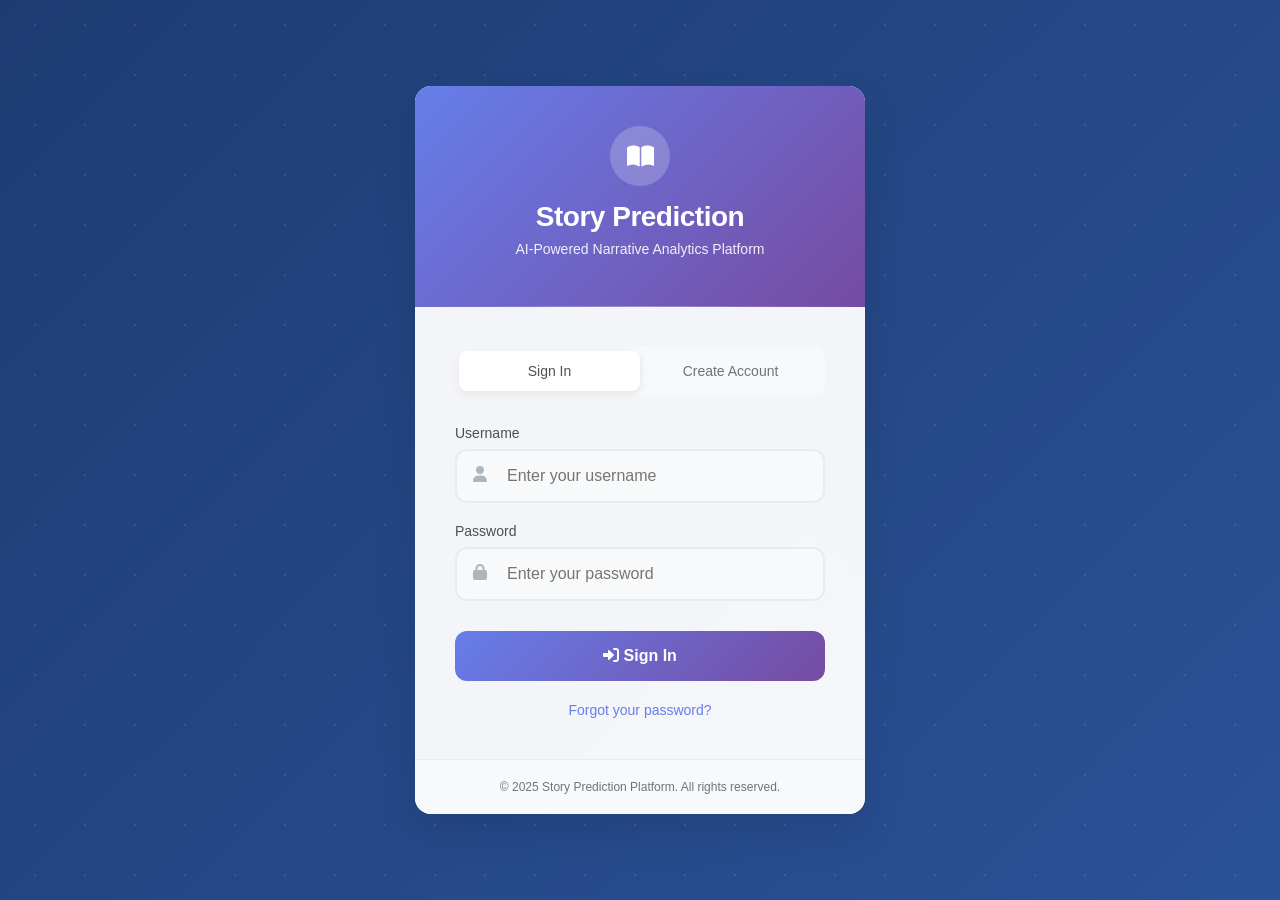
<file: animated_login_page.html>
<!DOCTYPE html>
<html lang="en">
<head>
    <meta charset="UTF-8">
    <meta name="viewport" content="width=device-width, initial-scale=1.0">
    <title>Story Prediction - Login Portal</title>
    <link href="https://cdnjs.cloudflare.com/ajax/libs/font-awesome/6.0.0/css/all.min.css" rel="stylesheet">
    <style>
        * {
            margin: 0;
            padding: 0;
            box-sizing: border-box;
        }

        body {
            font-family: 'Inter', -apple-system, BlinkMacSystemFont, 'Segoe UI', Roboto, sans-serif;
            background: linear-gradient(135deg, #1e3c72 0%, #2a5298 100%);
            min-height: 100vh;
            display: flex;
            align-items: center;
            justify-content: center;
            position: relative;
        }

        /* Subtle animated background */
        .background-animation {
            position: fixed;
            top: 0;
            left: 0;
            width: 100%;
            height: 100%;
            overflow: hidden;
            z-index: 1;
        }

        .background-animation::before {
            content: '';
            position: absolute;
            top: -50%;
            left: -50%;
            width: 200%;
            height: 200%;
            background: radial-gradient(circle, rgba(255,255,255,0.1) 1px, transparent 1px);
            background-size: 50px 50px;
            animation: backgroundMove 20s linear infinite;
        }

        @keyframes backgroundMove {
            0% { transform: translate(0, 0) rotate(0deg); }
            100% { transform: translate(50px, 50px) rotate(360deg); }
        }

        .login-container {
            background: rgba(255, 255, 255, 0.95);
            backdrop-filter: blur(20px);
            border-radius: 16px;
            padding: 0;
            width: 450px;
            box-shadow: 0 20px 40px rgba(0, 0, 0, 0.1);
            position: relative;
            z-index: 10;
            overflow: hidden;
            animation: slideInUp 0.8s ease-out;
        }

        @keyframes slideInUp {
            from {
                transform: translateY(50px);
                opacity: 0;
            }
            to {
                transform: translateY(0);
                opacity: 1;
            }
        }

        .header {
            background: linear-gradient(135deg, #667eea 0%, #764ba2 100%);
            padding: 40px 40px 30px;
            text-align: center;
            color: white;
            position: relative;
        }

        .header::after {
            content: '';
            position: absolute;
            bottom: 0;
            left: 0;
            width: 100%;
            height: 1px;
            background: linear-gradient(90deg, transparent, rgba(255,255,255,0.3), transparent);
        }

        .logo-container {
            margin-bottom: 20px;
        }

        .logo-icon {
            width: 60px;
            height: 60px;
            background: rgba(255, 255, 255, 0.2);
            border-radius: 50%;
            display: flex;
            align-items: center;
            justify-content: center;
            margin: 0 auto 15px;
            font-size: 24px;
            animation: pulse 2s infinite;
        }

        @keyframes pulse {
            0%, 100% { transform: scale(1); }
            50% { transform: scale(1.05); }
        }

        .header h1 {
            font-size: 28px;
            font-weight: 700;
            margin-bottom: 8px;
            letter-spacing: -0.5px;
        }

        .header p {
            font-size: 14px;
            opacity: 0.9;
            font-weight: 400;
        }

        .form-container {
            padding: 40px;
        }

        .form-toggle {
            display: flex;
            background: #f8f9fa;
            border-radius: 12px;
            padding: 4px;
            margin-bottom: 30px;
            position: relative;
        }

        .toggle-btn {
            flex: 1;
            padding: 12px 20px;
            text-align: center;
            border-radius: 8px;
            cursor: pointer;
            transition: all 0.3s ease;
            color: #6c757d;
            font-weight: 500;
            font-size: 14px;
            position: relative;
            z-index: 2;
        }

        .toggle-btn.active {
            color: #495057;
            background: white;
            box-shadow: 0 2px 8px rgba(0, 0, 0, 0.1);
        }

        .form {
            transition: all 0.5s ease;
        }

        .form.hidden {
            transform: translateX(-100%);
            opacity: 0;
            position: absolute;
            top: 0;
            left: 0;
            width: calc(100% - 80px);
        }

        .form-group {
            position: relative;
            margin-bottom: 20px;
        }

        .form-group label {
            display: block;
            margin-bottom: 8px;
            color: #495057;
            font-weight: 500;
            font-size: 14px;
        }

        .form-group input {
            width: 100%;
            padding: 16px 20px 16px 50px;
            border: 2px solid #e9ecef;
            border-radius: 12px;
            background: #f8f9fa;
            color: #495057;
            font-size: 16px;
            transition: all 0.3s ease;
            outline: none;
        }

        .form-group input:focus {
            border-color: #667eea;
            background: white;
            transform: translateY(-1px);
            box-shadow: 0 4px 12px rgba(102, 126, 234, 0.15);
        }

        .form-group i {
            position: absolute;
            left: 18px;
            top: 63%;
            transform: translateY(-50%);
            color: #adb5bd;
            font-size: 16px;
            transition: all 0.3s ease;
        }

        .form-group input:focus + i {
            color: #667eea;
        }

        .submit-btn {
            width: 100%;
            padding: 16px;
            background: linear-gradient(135deg, #667eea 0%, #764ba2 100%);
            border: none;
            border-radius: 12px;
            color: white;
            font-size: 16px;
            font-weight: 600;
            cursor: pointer;
            transition: all 0.3s ease;
            position: relative;
            overflow: hidden;
            margin-top: 10px;
        }

        .submit-btn:hover {
            transform: translateY(-2px);
            box-shadow: 0 8px 25px rgba(102, 126, 234, 0.3);
        }

        .submit-btn:active {
            transform: translateY(0);
        }

        .submit-btn::before {
            content: '';
            position: absolute;
            top: 0;
            left: -100%;
            width: 100%;
            height: 100%;
            background: linear-gradient(90deg, transparent, rgba(255, 255, 255, 0.2), transparent);
            transition: left 0.5s;
        }

        .submit-btn:hover::before {
            left: 100%;
        }

        .forgot-password {
            text-align: center;
            margin-top: 20px;
        }

        .forgot-password a {
            color: #667eea;
            text-decoration: none;
            font-size: 14px;
            font-weight: 500;
            transition: color 0.3s ease;
        }

        .forgot-password a:hover {
            color: #5a6fd8;
        }

        .footer {
            text-align: center;
            padding: 20px;
            border-top: 1px solid #e9ecef;
            background: #f8f9fa;
            color: #6c757d;
            font-size: 12px;
        }

        .input-animation {
            animation: fadeInUp 0.6s ease-out;
        }

        @keyframes fadeInUp {
            from {
                transform: translateY(20px);
                opacity: 0;
            }
            to {
                transform: translateY(0);
                opacity: 1;
            }
        }

        .notification {
            position: fixed;
            top: 20px;
            right: 20px;
            padding: 16px 24px;
            border-radius: 12px;
            color: white;
            font-weight: 500;
            z-index: 1000;
            animation: slideInRight 0.3s ease-out;
            box-shadow: 0 8px 25px rgba(0, 0, 0, 0.15);
        }

        .notification.success {
            background: #28a745;
        }

        .notification.error {
            background: #dc3545;
        }

        @keyframes slideInRight {
            from {
                transform: translateX(100%);
                opacity: 0;
            }
            to {
                transform: translateX(0);
                opacity: 1;
            }
        }

        /* Responsive design */
        @media (max-width: 480px) {
            .login-container {
                width: 95%;
                margin: 20px;
            }
            
            .header,
            .form-container {
                padding: 30px 25px;
            }
            
            .header h1 {
                font-size: 24px;
            }
        }
    </style>
</head>
<body>
    <div class="background-animation"></div>
    
    <div class="login-container">
        <div class="header">
            <div class="logo-container">
                <div class="logo-icon">
                    <i class="fas fa-book-open"></i>
                </div>
                <h1>Story Prediction</h1>
                <p>AI-Powered Narrative Analytics Platform</p>
            </div>
        </div>
        
        <div class="form-container">
            <div class="form-toggle">
                <div class="toggle-btn active" onclick="showLogin()">Sign In</div>
                <div class="toggle-btn" onclick="showSignup()">Create Account</div>
            </div>
            
            <div class="form-wrapper" style="position: relative;">
                <!-- Login Form -->
                <div class="form" id="loginForm">
                    <div class="form-group input-animation">
                        <label for="loginUsername">Username</label>
                        <input type="text" id="loginUsername" placeholder="Enter your username" required>
                        <i class="fas fa-user"></i>
                    </div>
                    <div class="form-group input-animation">
                        <label for="loginPassword">Password</label>
                        <input type="password" id="loginPassword" placeholder="Enter your password" required>
                        <i class="fas fa-lock"></i>
                    </div>
                    <button class="submit-btn" onclick="handleLogin()">
                        <i class="fas fa-sign-in-alt"></i> Sign In
                    </button>
                    <div class="forgot-password">
                        <a href="#">Forgot your password?</a>
                    </div>
                </div>
                
                <!-- Signup Form -->
                <div class="form hidden" id="signupForm">
                    <div class="form-group input-animation">
                        <label for="firstName">First Name</label>
                        <input type="text" id="firstName" placeholder="Enter your first name" required>
                        <i class="fas fa-user"></i>
                    </div>
                    <div class="form-group input-animation">
                        <label for="lastName">Last Name</label>
                        <input type="text" id="lastName" placeholder="Enter your last name" required>
                        <i class="fas fa-user"></i>
                    </div>
                    <div class="form-group input-animation">
                        <label for="email">Email Address</label>
                        <input type="email" id="email" placeholder="Enter your email" required>
                        <i class="fas fa-envelope"></i>
                    </div>
                    <div class="form-group input-animation">
                        <label for="dob">Date of Birth</label>
                        <input type="date" id="dob" required>
                        <i class="fas fa-calendar"></i>
                    </div>
                    <div class="form-group input-animation">
                        <label for="signupUsername">Username</label>
                        <input type="text" id="signupUsername" placeholder="Choose a username" required>
                        <i class="fas fa-user-plus"></i>
                    </div>
                    <div class="form-group input-animation">
                        <label for="signupPassword">Password</label>
                        <input type="password" id="signupPassword" placeholder="Create a password" required>
                        <i class="fas fa-lock"></i>
                    </div>
                    <button class="submit-btn" onclick="handleSignup()">
                        <i class="fas fa-user-plus"></i> Create Account
                    </button>
                </div>
            </div>
        </div>
        
        <div class="footer">
            © 2025 Story Prediction Platform. All rights reserved.
        </div>
    </div>

    <script>
        // Toggle between login and signup forms
        function showLogin() {
            const loginForm = document.getElementById('loginForm');
            const signupForm = document.getElementById('signupForm');
            const toggleBtns = document.querySelectorAll('.toggle-btn');
            
            loginForm.classList.remove('hidden');
            signupForm.classList.add('hidden');
            
            toggleBtns[0].classList.add('active');
            toggleBtns[1].classList.remove('active');
            
            setTimeout(() => animateInputs(loginForm), 100);
        }

        function showSignup() {
            const loginForm = document.getElementById('loginForm');
            const signupForm = document.getElementById('signupForm');
            const toggleBtns = document.querySelectorAll('.toggle-btn');
            
            loginForm.classList.add('hidden');
            signupForm.classList.remove('hidden');
            
            toggleBtns[0].classList.remove('active');
            toggleBtns[1].classList.add('active');
            
            setTimeout(() => animateInputs(signupForm), 100);
        }

        // Animate form inputs
        function animateInputs(form) {
            const inputs = form.querySelectorAll('.form-group');
            inputs.forEach((input, index) => {
                input.style.animation = 'none';
                setTimeout(() => {
                    input.style.animation = `fadeInUp 0.6s ease-out ${index * 0.1}s both`;
                }, 10);
            });
        }

        // Handle form submissions
        function handleLogin() {
            const username = document.getElementById('loginUsername').value;
            const password = document.getElementById('loginPassword').value;
            
            if (username && password) {
                showNotification('Welcome back to Story Prediction!', 'success');
                // Here you would typically send the data to your server
                console.log('Login:', { username, password });
                
                // Simulate redirect after successful login
                setTimeout(() => {
                    showNotification('Redirecting to dashboard...', 'success');
                }, 1500);
            } else {
                showNotification('Please fill in all required fields', 'error');
            }
        }

        function handleSignup() {
            const formData = {
                firstName: document.getElementById('firstName').value,
                lastName: document.getElementById('lastName').value,
                email: document.getElementById('email').value,
                dob: document.getElementById('dob').value,
                username: document.getElementById('signupUsername').value,
                password: document.getElementById('signupPassword').value
            };
            
            if (Object.values(formData).every(value => value)) {
                showNotification('Account created successfully!', 'success');
                // Here you would typically send the data to your server
                console.log('Signup:', formData);
                
                // Switch to login form after successful signup
                setTimeout(() => {
                    showLogin();
                    showNotification('Please sign in with your new account', 'success');
                }, 2000);
            } else {
                showNotification('Please fill in all required fields', 'error');
            }
        }

        // Show notification
        function showNotification(message, type) {
            const notification = document.createElement('div');
            notification.className = `notification ${type}`;
            notification.innerHTML = `
                <i class="fas fa-${type === 'success' ? 'check-circle' : 'exclamation-circle'}"></i>
                ${message}
            `;
            document.body.appendChild(notification);
            
            setTimeout(() => {
                notification.style.animation = 'slideInRight 0.3s ease-out reverse';
                setTimeout(() => notification.remove(), 300);
            }, 3000);
        }

        // Initialize
        document.addEventListener('DOMContentLoaded', () => {
            animateInputs(document.getElementById('loginForm'));
        });
    </script>
</body>
</html>
</file>
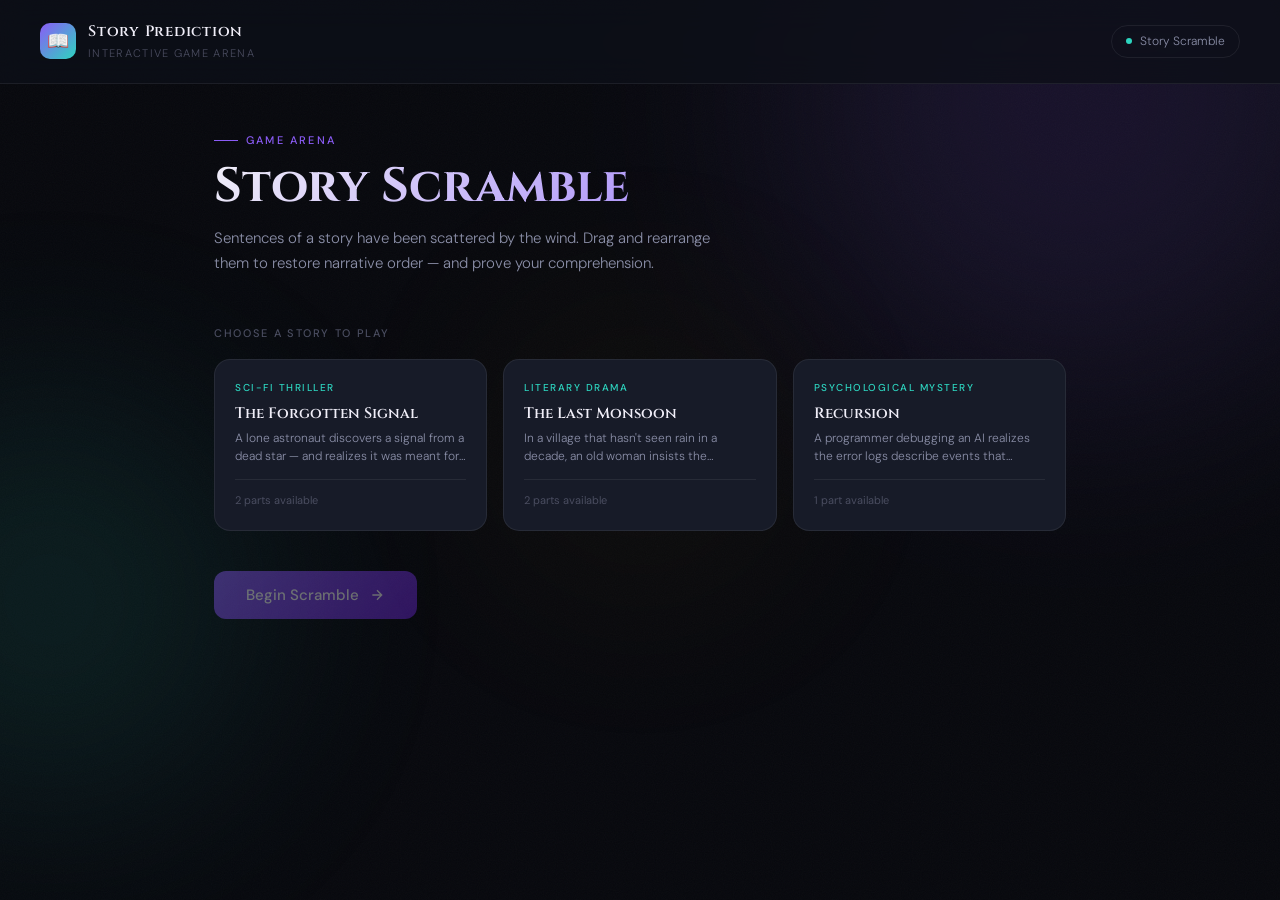
<file: story_scramble.html>
<!DOCTYPE html>
<html lang="en">
<head>
<meta charset="UTF-8">
<meta name="viewport" content="width=device-width, initial-scale=1.0">
<title>Story Scramble — Story Prediction</title>
<link href="https://fonts.googleapis.com/css2?family=Cinzel:wght@400;600;700&family=DM+Sans:ital,wght@0,300;0,400;0,500;1,300&display=swap" rel="stylesheet">
<style>
  *, *::before, *::after { box-sizing: border-box; margin: 0; padding: 0; }

  :root {
    --bg-void: #07080d;
    --bg-deep: #0d0f18;
    --bg-surface: #12151f;
    --bg-card: #171b28;
    --bg-raised: #1e2335;
    --border-dim: rgba(255,255,255,0.07);
    --border-glow: rgba(139,92,246,0.35);
    --border-gold: rgba(234,179,8,0.4);
    --text-primary: #f0eef8;
    --text-secondary: #8b8fa8;
    --text-muted: #4a4d60;
    --accent-violet: #8b5cf6;
    --accent-violet-bright: #a78bfa;
    --accent-gold: #eab308;
    --accent-gold-dim: #854d0e;
    --accent-teal: #2dd4bf;
    --success: #22c55e;
    --danger: #ef4444;
    --score-gradient: linear-gradient(135deg, #8b5cf6, #2dd4bf);
    --drag-active: rgba(139,92,246,0.18);
    --drag-over: rgba(139,92,246,0.30);
    --correct-pair: rgba(34,197,94,0.15);
    --wrong-pair: rgba(239,68,68,0.10);
  }

  html, body {
    height: 100%;
    background: var(--bg-void);
    color: var(--text-primary);
    font-family: 'DM Sans', sans-serif;
    font-size: 15px;
    line-height: 1.6;
    overflow-x: hidden;
  }

  /* ─── NOISE OVERLAY ─── */
  body::before {
    content: '';
    position: fixed; inset: 0;
    background-image: url("data:image/svg+xml,%3Csvg viewBox='0 0 256 256' xmlns='http://www.w3.org/2000/svg'%3E%3Cfilter id='n'%3E%3CfeTurbulence type='fractalNoise' baseFrequency='0.9' numOctaves='4' stitchTiles='stitch'/%3E%3C/filter%3E%3Crect width='100%25' height='100%25' filter='url(%23n)' opacity='0.03'/%3E%3C/svg%3E");
    background-size: 256px;
    pointer-events: none;
    z-index: 0;
  }

  /* ─── AMBIENT GLOWS ─── */
  .ambient {
    position: fixed; pointer-events: none; z-index: 0; border-radius: 50%;
    filter: blur(120px); opacity: 0.12;
  }
  .ambient-1 { width: 600px; height: 600px; background: #8b5cf6; top: -200px; right: -100px; }
  .ambient-2 { width: 400px; height: 400px; background: #2dd4bf; bottom: 100px; left: -150px; }
  .ambient-3 { width: 300px; height: 300px; background: #eab308; top: 50%; left: 50%; transform: translate(-50%,-50%); opacity: 0.05; }

  /* ─── MAIN LAYOUT ─── */
  .wrapper {
    position: relative; z-index: 1;
    min-height: 100vh;
    display: flex; flex-direction: column;
  }

  /* ─── HEADER ─── */
  header {
    display: flex; align-items: center; justify-content: space-between;
    padding: 20px 40px;
    border-bottom: 1px solid var(--border-dim);
    background: rgba(13,15,24,0.8);
    backdrop-filter: blur(16px);
    position: sticky; top: 0; z-index: 100;
  }
  .logo {
    display: flex; align-items: center; gap: 12px;
  }
  .logo-icon {
    width: 36px; height: 36px;
    background: linear-gradient(135deg, #8b5cf6, #2dd4bf);
    border-radius: 10px;
    display: flex; align-items: center; justify-content: center;
    font-size: 18px;
  }
  .logo-text {
    font-family: 'Cinzel', serif;
    font-size: 15px; font-weight: 600;
    letter-spacing: 0.05em;
    color: var(--text-primary);
  }
  .logo-sub {
    font-size: 11px; color: var(--text-muted);
    font-weight: 300; letter-spacing: 0.12em; text-transform: uppercase;
    margin-top: 1px;
  }
  .header-badge {
    display: flex; align-items: center; gap: 8px;
    padding: 6px 14px;
    border: 1px solid var(--border-dim);
    border-radius: 20px;
    font-size: 12px; color: var(--text-secondary);
    font-weight: 300;
  }
  .badge-dot {
    width: 6px; height: 6px; border-radius: 50%;
    background: var(--accent-teal);
    animation: pulse-dot 2s infinite;
  }
  @keyframes pulse-dot {
    0%,100% { opacity: 1; transform: scale(1); }
    50% { opacity: 0.5; transform: scale(0.8); }
  }

  /* ─── MAIN CONTENT ─── */
  main {
    flex: 1;
    max-width: 900px;
    width: 100%;
    margin: 0 auto;
    padding: 48px 24px 80px;
  }

  /* ─── PHASE: SELECTION ─── */
  #phase-select { animation: fadeUp 0.5s ease both; }
  #phase-game { display: none; animation: fadeUp 0.5s ease both; }
  #phase-result { display: none; animation: fadeUp 0.5s ease both; }

  @keyframes fadeUp {
    from { opacity: 0; transform: translateY(20px); }
    to { opacity: 1; transform: translateY(0); }
  }

  .page-eyebrow {
    font-size: 11px; letter-spacing: 0.2em; text-transform: uppercase;
    color: var(--accent-violet); font-weight: 500;
    margin-bottom: 12px;
    display: flex; align-items: center; gap: 8px;
  }
  .page-eyebrow::before {
    content: '';
    width: 24px; height: 1px; background: var(--accent-violet);
  }

  .page-title {
    font-family: 'Cinzel', serif;
    font-size: clamp(28px, 5vw, 48px);
    font-weight: 700; line-height: 1.1;
    margin-bottom: 12px;
    background: linear-gradient(135deg, #f0eef8 0%, #a78bfa 60%, #2dd4bf 100%);
    -webkit-background-clip: text; -webkit-text-fill-color: transparent;
    background-clip: text;
  }

  .page-desc {
    font-size: 15px; color: var(--text-secondary); font-weight: 300;
    max-width: 520px; margin-bottom: 48px; line-height: 1.7;
  }

  /* ─── STORY CARDS GRID ─── */
  .section-label {
    font-size: 11px; letter-spacing: 0.15em; text-transform: uppercase;
    color: var(--text-muted); font-weight: 500; margin-bottom: 16px;
  }

  .stories-grid {
    display: grid;
    grid-template-columns: repeat(auto-fill, minmax(260px, 1fr));
    gap: 16px;
    margin-bottom: 40px;
  }

  .story-card {
    background: var(--bg-card);
    border: 1px solid var(--border-dim);
    border-radius: 16px;
    padding: 20px;
    cursor: pointer;
    transition: all 0.25s ease;
    position: relative; overflow: hidden;
  }
  .story-card::before {
    content: '';
    position: absolute; inset: 0;
    background: linear-gradient(135deg, rgba(139,92,246,0.06) 0%, transparent 60%);
    opacity: 0; transition: opacity 0.25s;
  }
  .story-card:hover { border-color: var(--border-glow); transform: translateY(-2px); }
  .story-card:hover::before { opacity: 1; }
  .story-card.selected {
    border-color: var(--accent-violet);
    background: rgba(139,92,246,0.1);
    box-shadow: 0 0 0 1px var(--accent-violet), inset 0 0 30px rgba(139,92,246,0.08);
  }
  .story-card.selected::before { opacity: 1; }

  .card-genre {
    font-size: 10px; letter-spacing: 0.15em; text-transform: uppercase;
    color: var(--accent-teal); font-weight: 500; margin-bottom: 8px;
  }
  .card-title {
    font-family: 'Cinzel', serif; font-size: 15px; font-weight: 600;
    color: var(--text-primary); margin-bottom: 6px; line-height: 1.3;
  }
  .card-preview {
    font-size: 12px; color: var(--text-secondary); font-weight: 300;
    line-height: 1.5; display: -webkit-box; -webkit-line-clamp: 2;
    -webkit-box-orient: vertical; overflow: hidden;
  }
  .card-parts {
    margin-top: 14px; padding-top: 12px;
    border-top: 1px solid var(--border-dim);
    font-size: 11px; color: var(--text-muted);
  }
  .card-check {
    position: absolute; top: 14px; right: 14px;
    width: 22px; height: 22px; border-radius: 50%;
    background: var(--accent-violet);
    display: none; align-items: center; justify-content: center;
    font-size: 12px; color: white;
  }
  .story-card.selected .card-check { display: flex; }

  /* ─── PART SELECTOR ─── */
  .part-selector-wrap { margin-bottom: 36px; }
  .parts-row {
    display: flex; flex-wrap: wrap; gap: 10px;
    margin-top: 12px;
  }
  .part-btn {
    padding: 8px 18px;
    border: 1px solid var(--border-dim);
    border-radius: 24px;
    background: var(--bg-card);
    color: var(--text-secondary);
    font-family: 'DM Sans', sans-serif; font-size: 13px;
    cursor: pointer; transition: all 0.2s;
  }
  .part-btn:hover { border-color: var(--border-glow); color: var(--text-primary); }
  .part-btn.active {
    background: rgba(139,92,246,0.15);
    border-color: var(--accent-violet);
    color: var(--accent-violet-bright);
  }

  /* ─── CTA BUTTON ─── */
  .btn-play {
    display: inline-flex; align-items: center; gap: 10px;
    padding: 14px 32px;
    background: linear-gradient(135deg, #8b5cf6, #6d28d9);
    border: none; border-radius: 12px;
    font-family: 'DM Sans', sans-serif; font-size: 15px; font-weight: 500;
    color: white; cursor: pointer;
    transition: all 0.25s; position: relative; overflow: hidden;
  }
  .btn-play::after {
    content: '';
    position: absolute; inset: 0;
    background: linear-gradient(135deg, rgba(255,255,255,0.1), transparent);
    opacity: 0; transition: opacity 0.2s;
  }
  .btn-play:hover { transform: translateY(-2px); box-shadow: 0 8px 32px rgba(139,92,246,0.4); }
  .btn-play:hover::after { opacity: 1; }
  .btn-play:active { transform: translateY(0); }
  .btn-play:disabled { opacity: 0.4; cursor: not-allowed; transform: none; box-shadow: none; }

  .btn-secondary {
    display: inline-flex; align-items: center; gap: 8px;
    padding: 12px 24px;
    background: transparent;
    border: 1px solid var(--border-dim); border-radius: 10px;
    font-family: 'DM Sans', sans-serif; font-size: 14px;
    color: var(--text-secondary); cursor: pointer; transition: all 0.2s;
  }
  .btn-secondary:hover { border-color: rgba(255,255,255,0.2); color: var(--text-primary); }

  /* ─── GAME PHASE ─── */
  .game-header {
    display: flex; align-items: flex-start; justify-content: space-between;
    margin-bottom: 32px; gap: 20px;
  }
  .game-info { flex: 1; }
  .game-story-title {
    font-family: 'Cinzel', serif; font-size: 20px; font-weight: 600;
    color: var(--text-primary); margin-bottom: 4px;
  }
  .game-part-label { font-size: 13px; color: var(--text-secondary); }

  .score-display {
    background: var(--bg-card);
    border: 1px solid var(--border-dim);
    border-radius: 14px; padding: 14px 24px;
    text-align: center; min-width: 120px;
  }
  .score-num {
    font-family: 'Cinzel', serif; font-size: 28px; font-weight: 700;
    background: var(--score-gradient);
    -webkit-background-clip: text; -webkit-text-fill-color: transparent;
    background-clip: text; line-height: 1;
  }
  .score-label { font-size: 11px; color: var(--text-muted); text-transform: uppercase; letter-spacing: 0.1em; margin-top: 4px; }

  /* ─── INSTRUCTION BAR ─── */
  .instruction {
    background: rgba(139,92,246,0.08);
    border: 1px solid rgba(139,92,246,0.2);
    border-radius: 10px; padding: 12px 16px;
    font-size: 13px; color: var(--text-secondary);
    margin-bottom: 24px; display: flex; align-items: center; gap: 10px;
  }
  .instruction svg { flex-shrink: 0; color: var(--accent-violet); }

  /* ─── SENTENCE TILES ─── */
  .arena {
    background: var(--bg-surface);
    border: 1px solid var(--border-dim);
    border-radius: 20px;
    padding: 24px; min-height: 400px;
    position: relative;
  }
  .arena-inner {
    display: flex; flex-direction: column; gap: 10px;
  }

  .tile {
    background: var(--bg-card);
    border: 1px solid var(--border-dim);
    border-radius: 12px;
    padding: 14px 16px;
    cursor: grab;
    display: flex; align-items: flex-start; gap: 14px;
    transition: all 0.2s ease;
    user-select: none;
    position: relative;
  }
  .tile:active { cursor: grabbing; }
  .tile:hover { border-color: rgba(139,92,246,0.25); background: var(--bg-raised); }
  .tile.dragging {
    opacity: 0.35; border: 1px dashed rgba(139,92,246,0.4);
    transform: scale(0.99);
  }
  .tile.drag-over {
    border-color: var(--accent-violet);
    background: var(--drag-over);
    transform: scale(1.01);
  }
  .tile.correct-pair {
    border-color: rgba(34,197,94,0.4);
    background: var(--correct-pair);
  }
  .tile.wrong-pair {
    border-color: rgba(239,68,68,0.3);
    background: var(--wrong-pair);
  }

  .tile-handle {
    display: flex; flex-direction: column; gap: 3px;
    padding-top: 3px; opacity: 0.3; flex-shrink: 0;
    transition: opacity 0.2s;
  }
  .tile:hover .tile-handle { opacity: 0.7; }
  .tile-handle span {
    display: block; width: 16px; height: 2px;
    background: var(--text-secondary); border-radius: 2px;
  }

  .tile-num {
    width: 26px; height: 26px; flex-shrink: 0;
    border: 1px solid var(--border-dim); border-radius: 8px;
    background: var(--bg-raised);
    font-size: 12px; font-weight: 500; color: var(--text-muted);
    display: flex; align-items: center; justify-content: center;
    margin-top: 1px;
  }

  .tile-text {
    font-size: 14px; line-height: 1.65; color: var(--text-primary); font-weight: 300;
    flex: 1;
  }

  /* ─── GAME CONTROLS ─── */
  .game-actions {
    display: flex; align-items: center; gap: 12px; margin-top: 24px;
    flex-wrap: wrap;
  }

  .timer-pill {
    display: flex; align-items: center; gap: 8px;
    padding: 8px 16px; border-radius: 20px;
    background: var(--bg-card); border: 1px solid var(--border-dim);
    font-size: 13px; color: var(--text-secondary); margin-left: auto;
  }
  .timer-num { font-family: 'Cinzel', serif; font-size: 15px; color: var(--text-primary); font-weight: 600; }
  .timer-pill.urgent { border-color: rgba(239,68,68,0.4); }
  .timer-pill.urgent .timer-num { color: var(--danger); }

  /* ─── RESULT PHASE ─── */
  .result-hero {
    text-align: center; padding: 48px 24px 32px;
  }
  .result-icon {
    width: 80px; height: 80px; border-radius: 50%; margin: 0 auto 20px;
    display: flex; align-items: center; justify-content: center;
    font-size: 36px;
  }
  .result-icon.win { background: rgba(34,197,94,0.15); border: 2px solid rgba(34,197,94,0.4); }
  .result-icon.mid { background: rgba(234,179,8,0.12); border: 2px solid rgba(234,179,8,0.35); }
  .result-icon.low { background: rgba(139,92,246,0.12); border: 2px solid rgba(139,92,246,0.3); }

  .result-title {
    font-family: 'Cinzel', serif; font-size: 32px; font-weight: 700;
    margin-bottom: 8px;
  }
  .result-sub { font-size: 15px; color: var(--text-secondary); margin-bottom: 32px; }

  .stats-row {
    display: flex; justify-content: center; gap: 20px;
    flex-wrap: wrap; margin-bottom: 40px;
  }
  .stat-card {
    background: var(--bg-card); border: 1px solid var(--border-dim);
    border-radius: 14px; padding: 20px 28px; text-align: center; min-width: 120px;
  }
  .stat-val {
    font-family: 'Cinzel', serif; font-size: 30px; font-weight: 700;
    line-height: 1; margin-bottom: 6px;
  }
  .stat-lbl { font-size: 11px; color: var(--text-muted); text-transform: uppercase; letter-spacing: 0.12em; }

  .result-sequence {
    background: var(--bg-surface); border: 1px solid var(--border-dim);
    border-radius: 16px; padding: 24px; margin-bottom: 32px; text-align: left;
  }
  .seq-label {
    font-size: 11px; color: var(--text-muted); text-transform: uppercase;
    letter-spacing: 0.15em; margin-bottom: 16px;
  }
  .seq-item {
    display: flex; align-items: flex-start; gap: 14px;
    padding: 10px 0;
    border-bottom: 1px solid var(--border-dim);
  }
  .seq-item:last-child { border-bottom: none; }
  .seq-badge {
    flex-shrink: 0; width: 28px; height: 28px; border-radius: 8px;
    display: flex; align-items: center; justify-content: center;
    font-size: 12px; font-weight: 600; margin-top: 1px;
  }
  .seq-badge.correct { background: rgba(34,197,94,0.15); color: #22c55e; border: 1px solid rgba(34,197,94,0.3); }
  .seq-badge.wrong { background: rgba(239,68,68,0.1); color: var(--danger); border: 1px solid rgba(239,68,68,0.25); }
  .seq-text { font-size: 13px; color: var(--text-secondary); line-height: 1.55; }

  /* ─── DIVIDER ─── */
  .divider {
    height: 1px; background: linear-gradient(to right, transparent, var(--border-dim), transparent);
    margin: 40px 0;
  }

  /* ─── LOADING STATE ─── */
  .loading-tile {
    height: 58px; border-radius: 12px;
    background: linear-gradient(90deg, var(--bg-card) 25%, var(--bg-raised) 50%, var(--bg-card) 75%);
    background-size: 200% 100%;
    animation: shimmer 1.5s infinite;
  }
  @keyframes shimmer {
    from { background-position: 200% 0; }
    to { background-position: -200% 0; }
  }

  /* ─── RESPONSIVE ─── */
  @media (max-width: 600px) {
    header { padding: 16px 20px; }
    main { padding: 32px 16px 60px; }
    .game-header { flex-direction: column; }
    .stats-row { gap: 12px; }
  }
</style>
</head>
<body>

<div class="ambient ambient-1"></div>
<div class="ambient ambient-2"></div>
<div class="ambient ambient-3"></div>

<div class="wrapper">

  <!-- HEADER -->
  <header>
    <div class="logo">
      <div class="logo-icon">📖</div>
      <div>
        <div class="logo-text">Story Prediction</div>
        <div class="logo-sub">Interactive Game Arena</div>
      </div>
    </div>
    <div class="header-badge">
      <div class="badge-dot"></div>
      Story Scramble
    </div>
  </header>

  <main>

    <!-- ══════════════════════════════
         PHASE 1 — STORY SELECTION
    ══════════════════════════════ -->
    <div id="phase-select">
      <div class="page-eyebrow">Game Arena</div>
      <h1 class="page-title">Story Scramble</h1>
      <p class="page-desc">
        Sentences of a story have been scattered by the wind. Drag and rearrange them to restore narrative order — and prove your comprehension.
      </p>

      <div class="section-label">Choose a story to play</div>
      <div class="stories-grid" id="stories-grid">
        <!-- injected by JS -->
      </div>

      <div class="part-selector-wrap" id="part-selector-wrap" style="display:none;">
        <div class="section-label">Select a part</div>
        <div class="parts-row" id="parts-row"></div>
      </div>

      <button class="btn-play" id="btn-start" disabled onclick="startGame()">
        <span>Begin Scramble</span>
        <svg width="16" height="16" viewBox="0 0 24 24" fill="none" stroke="currentColor" stroke-width="2"><path d="M5 12h14M12 5l7 7-7 7"/></svg>
      </button>
    </div>

    <!-- ══════════════════════════════
         PHASE 2 — GAME
    ══════════════════════════════ -->
    <div id="phase-game">
      <div class="game-header">
        <div class="game-info">
          <div class="page-eyebrow" style="margin-bottom:6px;">Story Scramble</div>
          <div class="game-story-title" id="game-story-title">—</div>
          <div class="game-part-label" id="game-part-label">Part 1</div>
        </div>
        <div class="score-display">
          <div class="score-num" id="live-score">0</div>
          <div class="score-label">Points</div>
        </div>
      </div>

      <div class="instruction">
        <svg width="16" height="16" viewBox="0 0 24 24" fill="none" stroke="currentColor" stroke-width="2">
          <circle cx="12" cy="12" r="10"/><path d="M12 16v-4M12 8h.01"/>
        </svg>
        Drag the tiles into the correct narrative order. Score is based on correct adjacent pairs.
      </div>

      <div class="arena">
        <div class="arena-inner" id="tile-container"></div>
      </div>

      <div class="game-actions">
        <button class="btn-secondary" onclick="confirmReset()">
          <svg width="14" height="14" viewBox="0 0 24 24" fill="none" stroke="currentColor" stroke-width="2"><path d="M1 4v6h6M23 20v-6h-6"/><path d="M20.49 9A9 9 0 0 0 5.64 5.64L1 10m22 4-4.64 4.36A9 9 0 0 1 3.51 15"/></svg>
          Shuffle Again
        </button>
        <button class="btn-play" onclick="submitAnswer()">
          <span>Submit Order</span>
          <svg width="14" height="14" viewBox="0 0 24 24" fill="none" stroke="currentColor" stroke-width="2"><polyline points="20 6 9 17 4 12"/></svg>
        </button>
        <div class="timer-pill" id="timer-pill">
          ⏱ <span class="timer-num" id="timer-display">3:00</span>
        </div>
      </div>
    </div>

    <!-- ══════════════════════════════
         PHASE 3 — RESULT
    ══════════════════════════════ -->
    <div id="phase-result">
      <div class="result-hero">
        <div class="result-icon" id="result-icon">🏆</div>
        <div class="result-title" id="result-title">Excellent!</div>
        <div class="result-sub" id="result-sub">You have a strong sense of narrative flow.</div>
      </div>

      <div class="stats-row">
        <div class="stat-card">
          <div class="stat-val" id="res-score" style="background:var(--score-gradient);-webkit-background-clip:text;-webkit-text-fill-color:transparent;background-clip:text;">0</div>
          <div class="stat-lbl">Score</div>
        </div>
        <div class="stat-card">
          <div class="stat-val" id="res-pairs" style="color:var(--success);">0</div>
          <div class="stat-lbl">Correct Pairs</div>
        </div>
        <div class="stat-card">
          <div class="stat-val" id="res-time" style="color:var(--accent-teal);">—</div>
          <div class="stat-lbl">Time Left</div>
        </div>
        <div class="stat-card">
          <div class="stat-val" id="res-accuracy" style="color:var(--accent-gold);">0%</div>
          <div class="stat-lbl">Accuracy</div>
        </div>
      </div>

      <div class="result-sequence" id="result-sequence">
        <div class="seq-label">Your arrangement vs. correct order</div>
        <div id="seq-list"></div>
      </div>

      <div style="display:flex;gap:12px;flex-wrap:wrap;justify-content:center;">
        <button class="btn-play" onclick="playAgain()">
          <svg width="14" height="14" viewBox="0 0 24 24" fill="none" stroke="currentColor" stroke-width="2"><path d="M1 4v6h6M23 20v-6h-6"/><path d="M20.49 9A9 9 0 0 0 5.64 5.64L1 10m22 4-4.64 4.36A9 9 0 0 1 3.51 15"/></svg>
          Play Again
        </button>
        <button class="btn-secondary" onclick="goToSelect()">
          <svg width="14" height="14" viewBox="0 0 24 24" fill="none" stroke="currentColor" stroke-width="2"><polyline points="15 18 9 12 15 6"/></svg>
          Choose Another
        </button>
      </div>
    </div>

  </main>
</div>

<script>
/* ══════════════════════════════════════════════
   MOCK DATA — Replace with your Django API calls
   e.g. fetch('/api/stories/') and fetch('/api/story-parts/?story_id=X')
══════════════════════════════════════════════ */
const MOCK_STORIES = [
  {
    id: 1, title: "The Forgotten Signal", genre: "Sci-Fi Thriller",
    preview: "A lone astronaut discovers a signal from a dead star — and realizes it was meant for her.",
    parts: [
      {
        id: 101, label: "Part 1 — Arrival",
        sentences: [
          "Commander Noa adjusted her helmet and stepped out of the airlock into the silent dark.",
          "The signal had been repeating for forty-seven hours before mission control decided she needed to investigate.",
          "She floated toward the source, a faint amber pulse originating from a derelict relay station.",
          "Inside the station, the walls were coated with a thin crystalline residue she had never seen before.",
          "Her scanner beeped twice — then fell completely silent, as if afraid to measure what lay ahead."
        ]
      },
      {
        id: 102, label: "Part 2 — Discovery",
        sentences: [
          "The message was encoded in a language that predated the station's own construction by two hundred years.",
          "Noa's fingers trembled as she traced the symbols etched into the central console.",
          "She had trained for anomalies, but nothing in the manual covered a warning addressed to her by name.",
          "The final line of the message read: 'Do not transmit. They are already listening.'",
          "She looked out the viewport, and for the first time in three years, felt entirely alone."
        ]
      }
    ]
  },
  {
    id: 2, title: "The Last Monsoon", genre: "Literary Drama",
    preview: "In a village that hasn't seen rain in a decade, an old woman insists the monsoon will return.",
    parts: [
      {
        id: 201, label: "Part 1 — The Village",
        sentences: [
          "Every morning, Lakshmi climbed the same cracked hill and looked east toward the horizon.",
          "The younger villagers had long since stopped waiting; they hauled water from a tanker twice a week.",
          "But Lakshmi remembered the smell of wet earth from forty years ago, and that memory held her firm.",
          "She had planted twelve marigold seeds in the dry soil — a quiet act of defiance against the dust.",
          "On the thirteenth morning, she noticed a single green thread pushing up through the cracked ground."
        ]
      },
      {
        id: 202, label: "Part 2 — The Storm",
        sentences: [
          "By noon, the clouds that gathered were darker than anything the valley had seen in living memory.",
          "Children ran inside while elders stood in doorways, unsure whether to fear or celebrate.",
          "Lakshmi remained on the hill, arms wide, face tilted upward toward the first cold drop.",
          "The rain came hard and fast, turning the dust roads into rivers of red mud within minutes.",
          "That evening, the tanker driver called to say he was cancelling next week's delivery — he had heard the news."
        ]
      }
    ]
  },
  {
    id: 3, title: "Recursion", genre: "Psychological Mystery",
    preview: "A programmer debugging an AI realizes the error logs describe events that haven't happened yet.",
    parts: [
      {
        id: 301, label: "Part 1 — The Log File",
        sentences: [
          "Arjun opened the error log at 2 AM, expecting the usual stack traces and null pointer exceptions.",
          "Instead, the first entry described a conversation he had not yet had — word for word, timestamped tomorrow.",
          "He refreshed the log and the entry was gone, replaced by a single line: 'Do not search for this.'",
          "His first instinct was to close the terminal; his second was to open a new one and start digging.",
          "By morning, he had found forty-seven entries, each describing future events with unsettling precision."
        ]
      }
    ]
  }
];

/* ══════════════════════════════════════════════
   STATE
══════════════════════════════════════════════ */
let selectedStory = null;
let selectedPart = null;
let currentSentences = [];   // correct order
let currentOrder = [];       // user's shuffled order
let timerInterval = null;
let timeLeft = 180;
let gameStartTime = null;

/* ══════════════════════════════════════════════
   INIT — populate stories
══════════════════════════════════════════════ */
function initStories() {
  const grid = document.getElementById('stories-grid');
  grid.innerHTML = '';
  MOCK_STORIES.forEach(story => {
    const card = document.createElement('div');
    card.className = 'story-card';
    card.dataset.id = story.id;
    card.innerHTML = `
      <div class="card-genre">${story.genre}</div>
      <div class="card-title">${story.title}</div>
      <div class="card-preview">${story.preview}</div>
      <div class="card-parts">${story.parts.length} part${story.parts.length>1?'s':''} available</div>
      <div class="card-check">✓</div>
    `;
    card.onclick = () => selectStory(story);
    grid.appendChild(card);
  });
}

function selectStory(story) {
  selectedStory = story;
  selectedPart = null;
  document.querySelectorAll('.story-card').forEach(c => c.classList.remove('selected'));
  document.querySelector(`.story-card[data-id="${story.id}"]`).classList.add('selected');

  const wrap = document.getElementById('part-selector-wrap');
  const row = document.getElementById('parts-row');
  row.innerHTML = '';
  story.parts.forEach((part, i) => {
    const btn = document.createElement('button');
    btn.className = 'part-btn';
    btn.textContent = part.label;
    btn.onclick = () => selectPart(part, btn);
    if (story.parts.length === 1) {
      btn.classList.add('active');
      selectPart(part, btn);
    }
    row.appendChild(btn);
  });
  wrap.style.display = 'block';
  document.getElementById('btn-start').disabled = story.parts.length !== 1;
}

function selectPart(part, btn) {
  selectedPart = part;
  document.querySelectorAll('.part-btn').forEach(b => b.classList.remove('active'));
  btn.classList.add('active');
  document.getElementById('btn-start').disabled = false;
}

/* ══════════════════════════════════════════════
   START GAME
══════════════════════════════════════════════ */
function startGame() {
  if (!selectedStory || !selectedPart) return;
  currentSentences = [...selectedPart.sentences];
  currentOrder = shuffle([...currentSentences]);
  timeLeft = 180;
  gameStartTime = Date.now();

  document.getElementById('game-story-title').textContent = selectedStory.title;
  document.getElementById('game-part-label').textContent = selectedPart.label;
  document.getElementById('live-score').textContent = '0';

  showPhase('game');
  renderTiles();
  startTimer();
}

function shuffle(arr) {
  for (let i = arr.length - 1; i > 0; i--) {
    const j = Math.floor(Math.random() * (i + 1));
    [arr[i], arr[j]] = [arr[j], arr[i]];
  }
  return arr;
}

function renderTiles() {
  const container = document.getElementById('tile-container');
  container.innerHTML = '';
  currentOrder.forEach((sentence, i) => {
    const tile = document.createElement('div');
    tile.className = 'tile';
    tile.draggable = true;
    tile.dataset.index = i;
    tile.innerHTML = `
      <div class="tile-handle"><span></span><span></span><span></span></div>
      <div class="tile-num">${i + 1}</div>
      <div class="tile-text">${sentence}</div>
    `;
    tile.addEventListener('dragstart', onDragStart);
    tile.addEventListener('dragover', onDragOver);
    tile.addEventListener('dragleave', onDragLeave);
    tile.addEventListener('drop', onDrop);
    tile.addEventListener('dragend', onDragEnd);
    container.appendChild(tile);
  });
}

let dragSrcIndex = null;

function onDragStart(e) {
  dragSrcIndex = +this.dataset.index;
  this.classList.add('dragging');
  e.dataTransfer.effectAllowed = 'move';
}
function onDragOver(e) {
  e.preventDefault();
  this.classList.add('drag-over');
}
function onDragLeave() {
  this.classList.remove('drag-over');
}
function onDrop(e) {
  e.preventDefault();
  const targetIndex = +this.dataset.index;
  if (dragSrcIndex !== null && dragSrcIndex !== targetIndex) {
    [currentOrder[dragSrcIndex], currentOrder[targetIndex]] =
      [currentOrder[targetIndex], currentOrder[dragSrcIndex]];
    renderTiles();
    updateLiveScore();
  }
}
function onDragEnd() {
  document.querySelectorAll('.tile').forEach(t => {
    t.classList.remove('dragging', 'drag-over');
  });
  dragSrcIndex = null;
}

/* ══════════════════════════════════════════════
   SCORING
══════════════════════════════════════════════ */
function computeScore() {
  let correct = 0;
  const total = currentSentences.length - 1;
  for (let i = 0; i < currentOrder.length - 1; i++) {
    const aIdx = currentSentences.indexOf(currentOrder[i]);
    const bIdx = currentSentences.indexOf(currentOrder[i + 1]);
    if (bIdx === aIdx + 1) correct++;
  }
  return { correct, total, score: Math.round((correct / total) * 100) };
}

function updateLiveScore() {
  const { score } = computeScore();
  document.getElementById('live-score').textContent = score;
}

/* ══════════════════════════════════════════════
   TIMER
══════════════════════════════════════════════ */
function startTimer() {
  clearInterval(timerInterval);
  updateTimerDisplay();
  timerInterval = setInterval(() => {
    timeLeft--;
    updateTimerDisplay();
    if (timeLeft <= 0) {
      clearInterval(timerInterval);
      submitAnswer(true);
    }
  }, 1000);
}

function updateTimerDisplay() {
  const m = Math.floor(timeLeft / 60);
  const s = timeLeft % 60;
  document.getElementById('timer-display').textContent = `${m}:${s.toString().padStart(2,'0')}`;
  const pill = document.getElementById('timer-pill');
  pill.classList.toggle('urgent', timeLeft <= 30);
}

/* ══════════════════════════════════════════════
   SUBMIT + RESULT
══════════════════════════════════════════════ */
function submitAnswer(timedOut = false) {
  clearInterval(timerInterval);
  const { correct, total, score } = computeScore();
  const timeUsed = Math.round((Date.now() - gameStartTime) / 1000);
  const timeLeftFinal = Math.max(0, timeLeft);

  // Result icons + titles
  let iconClass, iconEmoji, title, sub;
  if (score >= 80) {
    iconClass = 'win'; iconEmoji = '🏆';
    title = 'Masterful!';
    sub = 'Your narrative instincts are exceptional.';
  } else if (score >= 50) {
    iconClass = 'mid'; iconEmoji = '⭐';
    title = 'Well Done!';
    sub = 'You have a good sense of story flow.';
  } else {
    iconClass = 'low'; iconEmoji = '📜';
    title = timedOut ? 'Time\'s Up!' : 'Keep Practicing!';
    sub = 'Read the story once more and try again.';
  }

  document.getElementById('result-icon').className = `result-icon ${iconClass}`;
  document.getElementById('result-icon').textContent = iconEmoji;
  document.getElementById('result-title').textContent = title;
  document.getElementById('result-sub').textContent = sub;
  document.getElementById('res-score').textContent = score;
  document.getElementById('res-pairs').textContent = `${correct}/${total}`;
  document.getElementById('res-time').textContent = `${Math.floor(timeLeftFinal/60)}:${(timeLeftFinal%60).toString().padStart(2,'0')}`;
  document.getElementById('res-accuracy').textContent = `${score}%`;

  // Sequence breakdown
  const seqList = document.getElementById('seq-list');
  seqList.innerHTML = '';
  currentOrder.forEach((sentence, i) => {
    const correctIdx = currentSentences.indexOf(sentence) + 1;
    const isCorrect = correctIdx === i + 1;
    const item = document.createElement('div');
    item.className = 'seq-item';
    item.innerHTML = `
      <div class="seq-badge ${isCorrect ? 'correct' : 'wrong'}">${i + 1}</div>
      <div class="seq-text">${sentence.length > 80 ? sentence.slice(0,80)+'…' : sentence}
        <span style="color:var(--text-muted);font-size:11px;margin-left:6px;">(correct pos: ${correctIdx})</span>
      </div>
    `;
    seqList.appendChild(item);
  });

  showPhase('result');
}

/* ══════════════════════════════════════════════
   NAVIGATION
══════════════════════════════════════════════ */
function showPhase(name) {
  ['select','game','result'].forEach(p => {
    const el = document.getElementById(`phase-${p}`);
    el.style.display = p === name ? 'block' : 'none';
    if (p === name) el.style.animation = 'none', el.offsetHeight, el.style.animation = '';
  });
}

function goToSelect() {
  clearInterval(timerInterval);
  showPhase('select');
}

function playAgain() {
  if (selectedStory && selectedPart) startGame();
  else goToSelect();
}

function confirmReset() {
  currentOrder = shuffle([...currentSentences]);
  renderTiles();
  updateLiveScore();
}

/* ══════════════════════════════════════════════
   BOOT
══════════════════════════════════════════════ */
initStories();
showPhase('select');

/*
  ╔═══════════════════════════════════════════╗
  ║  DJANGO INTEGRATION GUIDE                ║
  ║                                          ║
  ║  Replace MOCK_STORIES with:              ║
  ║                                          ║
  ║  // In your view context:               ║
  ║  stories = Story.objects.filter(        ║
  ║    story_parts__isnull=False             ║
  ║  ).distinct()                            ║
  ║                                          ║
  ║  // Or via fetch():                      ║
  ║  const res = await fetch('/api/stories');║
  ║  const MOCK_STORIES = await res.json();  ║
  ║                                          ║
  ║  Sentence splitting logic:               ║
  ║  sentences = re.split(r'(?<=[.?!])\s+', ║
  ║                part.content.strip())     ║
  ║  sentences = [s for s in sentences      ║
  ║               if len(s) > 20][:6]        ║
  ╚═══════════════════════════════════════════╝
*/
</script>
</body>
</html>
</file>
